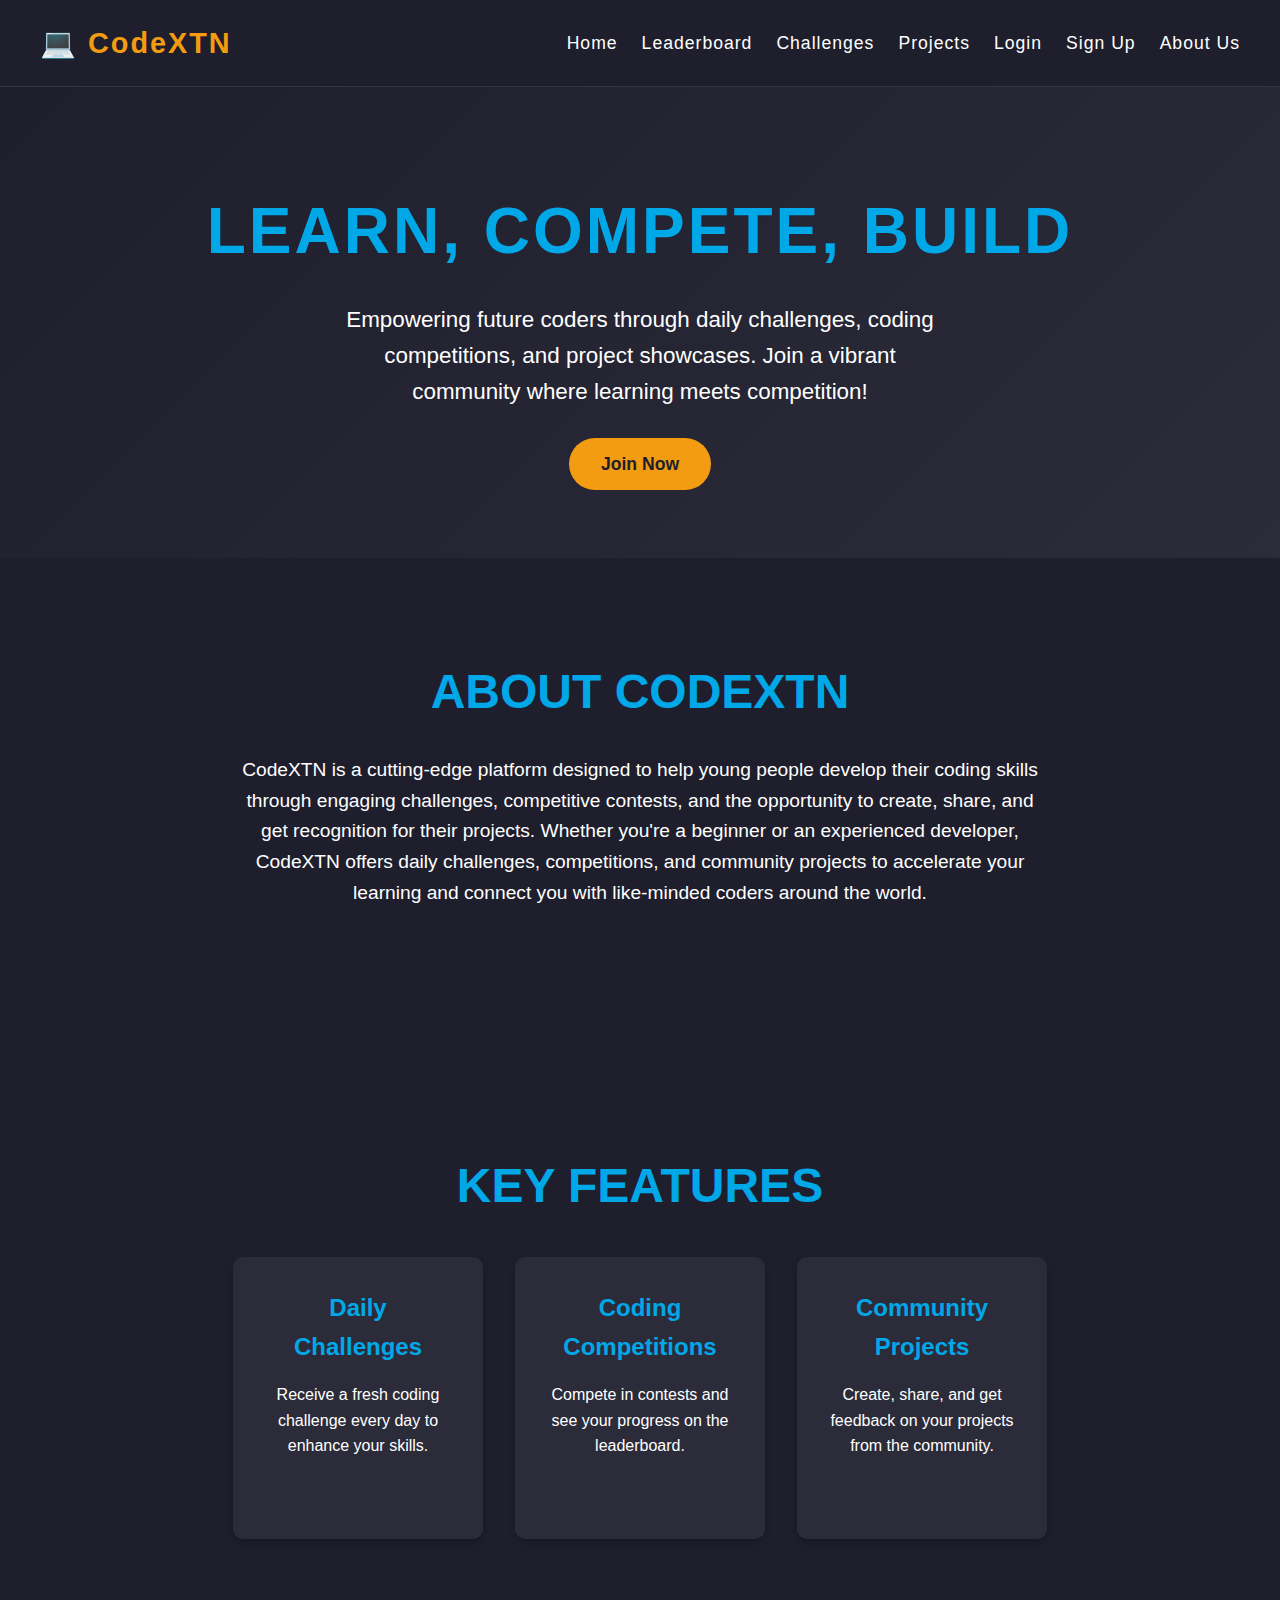
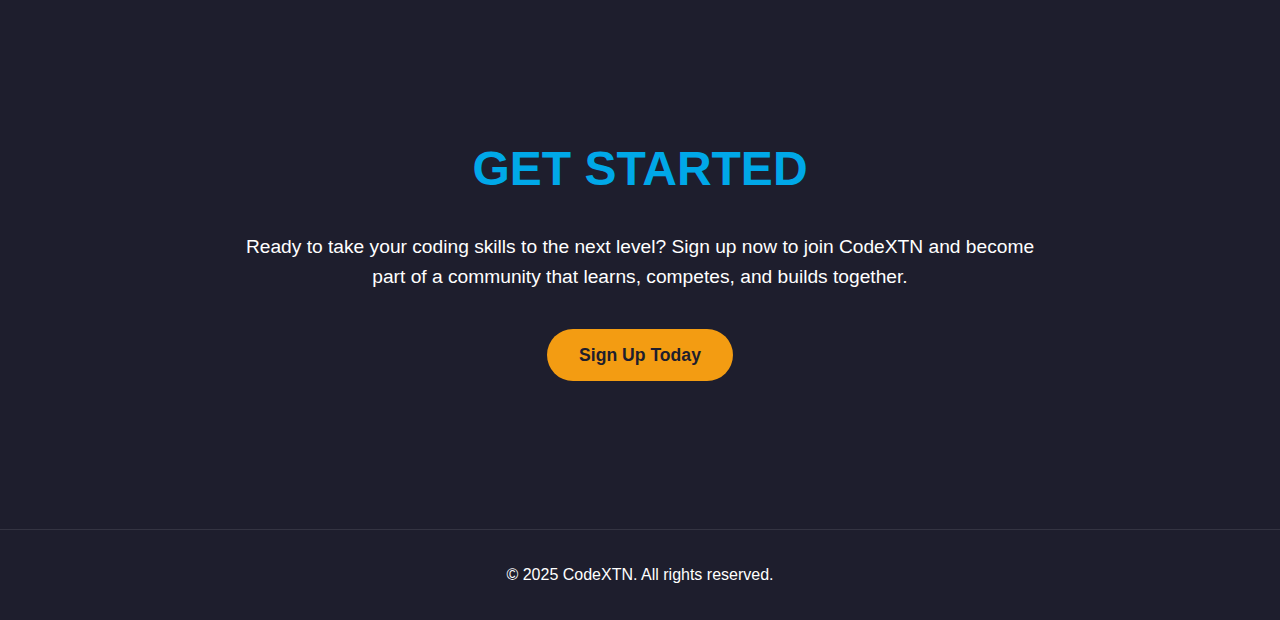
<file: index.html>
<!DOCTYPE html>
<html lang="en">
<head>
  <meta charset="UTF-8" />
  <meta name="viewport" content="width=device-width, initial-scale=1.0" />
  <title>CodeXTN - Learn, Compete, Build</title>
  <link rel="stylesheet" href="main.css" />
</head>
<body>
  <header>
    <div class="header-container">
      <div class="logo">
        <span class="logo-icon">💻</span>
        <span class="logo-text">CodeXTN</span>
      </div>
      <nav>
        <ul>
          <li><a href="soon.html">Home</a></li>
          <li><a href="soon.html">Leaderboard</a></li>
          <li><a href="soon.html">Challenges</a></li>
          <li><a href="soon.html">Projects</a></li>
          <li><a href="login.html">Login</a></li>
          <li><a href="signup.html">Sign Up</a></li>
          <li><a href="about.html">About Us</a></li>
        </ul>
      </nav>
    </div>
  </header>

  <section class="hero">
    <h1>Learn, Compete, Build</h1>
    <p>
      Empowering future coders through daily challenges, coding competitions, and project showcases.
      Join a vibrant community where learning meets competition!
    </p>
    <a href="signup.html" class="cta-button">Join Now</a>
  </section>

  <section class="section">
    <h2>About CodeXTN</h2>
    <p>
      CodeXTN is a cutting-edge platform designed to help young people develop their coding skills through engaging challenges, competitive contests, and the opportunity to create, share, and get recognition for their projects.
      Whether you're a beginner or an experienced developer, CodeXTN offers daily challenges, competitions, and community projects to accelerate your learning and connect you with like-minded coders around the world.
    </p>
  </section>

  <section class="section">
    <h2>Key Features</h2>
    <div class="features">
      <div class="feature-item">
        <h3>Daily Challenges</h3>
        <p>Receive a fresh coding challenge every day to enhance your skills.</p>
      </div>
      <div class="feature-item">
        <h3>Coding Competitions</h3>
        <p>Compete in contests and see your progress on the leaderboard.</p>
      </div>
      <div class="feature-item">
        <h3>Community Projects</h3>
        <p>Create, share, and get feedback on your projects from the community.</p>
      </div>
    </div>
  </section>

  <section class="section">
    <h2>Get Started</h2>
    <p>
      Ready to take your coding skills to the next level? Sign up now to join CodeXTN and become part of a community that learns, competes, and builds together.
    </p>
    <a href="signup.html" class="cta-button">Sign Up Today</a>
  </section>

  <footer>
    <p>&copy; 2025 CodeXTN. All rights reserved.</p>
  </footer>
</body>
</html>
</file>
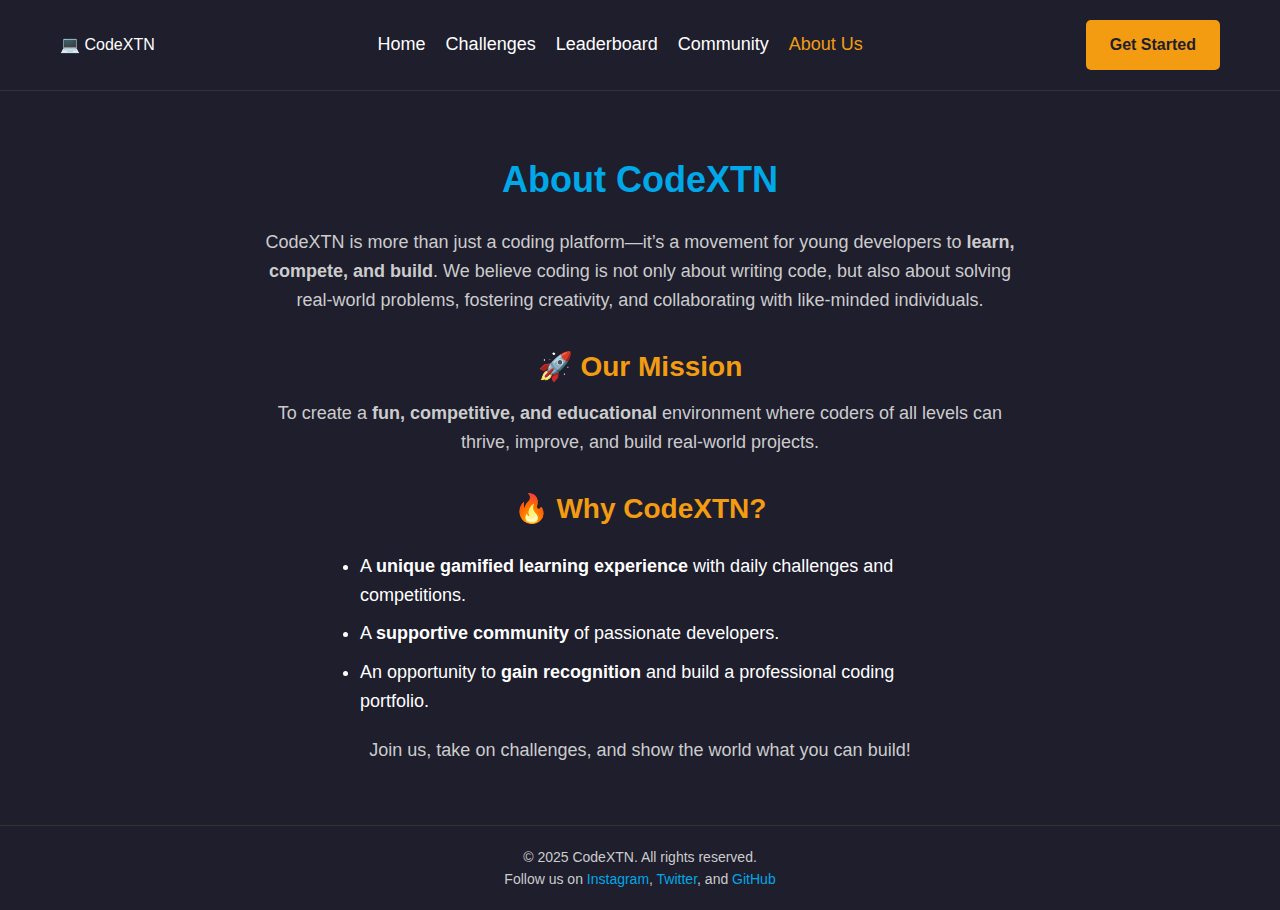
<file: about.html>
<!DOCTYPE html>
<html lang="en">
<head>
  <meta charset="UTF-8">
  <meta name="viewport" content="width=device-width, initial-scale=1">
  <title>About Us - CodeXTN</title>
  <style>
    /* Global Styles */
    * {
      margin: 0;
      padding: 0;
      box-sizing: border-box;
    }
    body {
      font-family: Arial, sans-serif;
      background-color: #1E1E2D; /* Dark Navy/Charcoal */
      color: #FFFFFF; /* Primary text color */
      line-height: 1.6;
    }
    a {
      text-decoration: none;
      color: inherit;
    }
    /* Header */
    header {
      background-color: #1E1E2D;
      padding: 20px 0;
      border-bottom: 1px solid #333;
    }
    .header-container {
      max-width: 1200px;
      margin: 0 auto;
      padding: 0 20px;
      display: flex;
      justify-content: space-between;
      align-items: center;
    }

    nav ul {
      list-style: none;
      display: flex;
      gap: 20px;
    }
    nav ul li a {
      font-size: 18px;
      color: #FFFFFF;
      transition: color 0.3s ease;
    }
    nav ul li a:hover,
    nav ul li a.active {
      color: #F39C12; /* Bright Orange */
    }
    .cta-button {
      background-color: #F39C12; /* Bright Orange */
      color: #1E1E2D; /* Dark Navy */
      padding: 12px 24px;
      border-radius: 5px;
      font-weight: bold;
      transition: background-color 0.3s ease;
    }
    .cta-button:hover {
      background-color: #00A8E8; /* Neon Blue */
    }
    /* About Us Section */
    .about-us {
      max-width: 800px;
      margin: 60px auto;
      padding: 0 20px;
      text-align: center;
    }
    .about-us h1 {
      font-size: 36px;
      color: #00A8E8; /* Neon Blue */
      margin-bottom: 20px;
    }
    .about-us h2 {
      font-size: 28px;
      color: #F39C12; /* Bright Orange */
      margin: 30px 0 10px;
    }
    .about-us p {
      font-size: 18px;
      margin-bottom: 20px;
      color: #CCCCCC;
    }
    .about-us ul {
      text-align: left;
      margin: 20px auto;
      max-width: 600px;
      padding-left: 20px;
    }
    .about-us ul li {
      font-size: 18px;
      margin-bottom: 10px;
      color: #FFFFFF;
    }
    /* Footer */
    footer {
      background-color: #1E1E2D;
      padding: 20px;
      text-align: center;
      border-top: 1px solid #333;
      margin-top: 40px;
    }
    footer p {
      font-size: 14px;
      color: #CCCCCC;
    }
    footer a {
      color: #00A8E8;
      transition: color 0.3s ease;
    }
    footer a:hover {
      color: #F39C12;
    }
    /* Responsive Styles */
    @media (max-width: 768px) {
      .header-container {
        flex-direction: column;
      }
      nav ul {
        flex-direction: column;
        gap: 10px;
        margin-top: 10px;
      }
      .about-us h1 {
        font-size: 28px;
      }
      .about-us h2 {
        font-size: 24px;
      }
      .about-us p, .about-us ul li {
        font-size: 16px;
      }
    }
  </style>
</head>
<body>

  <header>
    <div class="header-container">
      <div class="logo">
        <span class="logo-icon">💻</span>
        <span class="logo-text">CodeXTN</span>
      </div>
      <nav>
        <ul>
          <li><a href="index.html">Home</a></li>
          <li><a href="challenges.html">Challenges</a></li>
          <li><a href="leaderboard.html">Leaderboard</a></li>
          <li><a href="community.html">Community</a></li>
          <li><a href="aboutus.html" class="active">About Us</a></li>
        </ul>
      </nav>
      <a href="signup.html" class="cta-button">Get Started</a>
    </div>
  </header>

  <section class="about-us">
    <h1>About CodeXTN</h1>
    <p>
      CodeXTN is more than just a coding platform—it’s a movement for young developers to <strong>learn, compete, and build</strong>. We believe coding is not only about writing code, but also about solving real-world problems, fostering creativity, and collaborating with like-minded individuals.
    </p>

    <h2>🚀 Our Mission</h2>
    <p>
      To create a <strong>fun, competitive, and educational</strong> environment where coders of all levels can thrive, improve, and build real-world projects.
    </p>

    <h2>🔥 Why CodeXTN?</h2>
    <ul>
      <li>A <strong>unique gamified learning experience</strong> with daily challenges and competitions.</li>
      <li>A <strong>supportive community</strong> of passionate developers.</li>
      <li>An opportunity to <strong>gain recognition</strong> and build a professional coding portfolio.</li>
    </ul>

    <p>
      Join us, take on challenges, and show the world what you can build!
    </p>
  </section>

  <footer>
    <p>© 2025 CodeXTN. All rights reserved.</p>
    <p>Follow us on <a href="#">Instagram</a>, <a href="#">Twitter</a>, and <a href="#">GitHub</a></p>
  </footer>

</body>
</html>
</file>
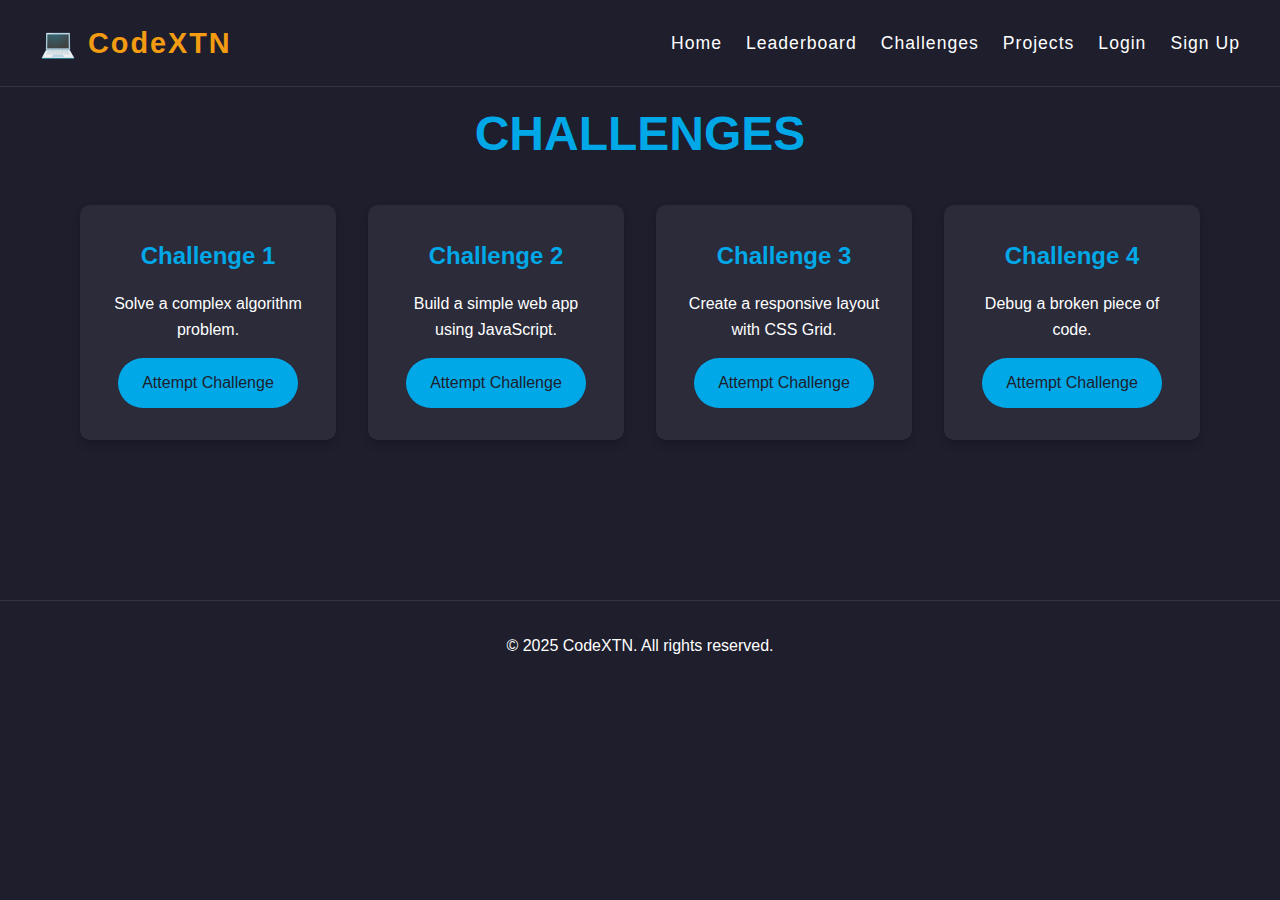
<file: challenges.html>
<!DOCTYPE html>
<html lang="en">
<head>
  <meta charset="UTF-8" />
  <meta name="viewport" content="width=device-width, initial-scale=1.0" />
  <title>Challenges | CodeXTN</title>
  <link rel="stylesheet" href="main.css" />
  <style>
    .challenges-section {
      padding: 6rem 2.5rem;
      max-width: 1200px;
      margin: 0 auto;
    }
    .challenges-title {
      font-size: 3rem;
      color: var(--accent-blue);
      text-transform: uppercase;
      text-align: center;
      margin-bottom: 2rem;
    }
    .challenge-list {
      display: grid;
      grid-template-columns: repeat(auto-fit, minmax(250px, 1fr));
      gap: 2rem;
    }
    .challenge-item {
      background-color: #2B2B3A;
      padding: 2rem;
      border-radius: 10px;
      box-shadow: 0 4px 8px rgba(0,0,0,0.2);
      text-align: center;
    }
    .challenge-item h3 {
      color: var(--accent-blue);
      margin-bottom: 1rem;
      font-size: 1.5rem;
    }
    .challenge-item p {
      color: var(--text-color);
      font-size: 1rem;
    }
    .challenge-item a {
      display: inline-block;
      margin-top: 1rem;
      padding: 0.75rem 1.5rem;
      background-color: var(--accent-blue);
      color: var(--bg-color);
      border-radius: 25px;
      text-decoration: none;
      transition: background-color var(--transition-speed);
    }
    .challenge-item a:hover {
      background-color: var(--hover-orange);
    }
  </style>
</head>
<body>
  <header>
    <div class="header-container">
      <div class="logo">
        <span class="logo-icon">💻</span>
        <span class="logo-text">CodeXTN</span>
      </div>
      <nav>
        <ul>
          <li><a href="soon.html">Home</a></li>
          <li><a href="soon.html">Leaderboard</a></li>
          <li><a href="soon.html">Challenges</a></li>
          <li><a href="soon.html">Projects</a></li>
          <li><a href="login.html">Login</a></li>
          <li><a href="signup.html">Sign Up</a></li>
        </ul>
      </nav>
    </div>
  </header>

  <section class="challenges-section">
    <h2 class="challenges-title">Challenges</h2>
    <div class="challenge-list">
      <div class="challenge-item">
        <h3>Challenge 1</h3>
        <p>Solve a complex algorithm problem.</p>
        <a href="#">Attempt Challenge</a>
      </div>
      <div class="challenge-item">
        <h3>Challenge 2</h3>
        <p>Build a simple web app using JavaScript.</p>
        <a href="#">Attempt Challenge</a>
      </div>
      <div class="challenge-item">
        <h3>Challenge 3</h3>
        <p>Create a responsive layout with CSS Grid.</p>
        <a href="#">Attempt Challenge</a>
      </div>
      <div class="challenge-item">
        <h3>Challenge 4</h3>
        <p>Debug a broken piece of code.</p>
        <a href="#">Attempt Challenge</a>
      </div>
    </div>
  </section>

  <footer>
    <p>&copy; 2025 CodeXTN. All rights reserved.</p>
  </footer>
</body>
</html>
</file>
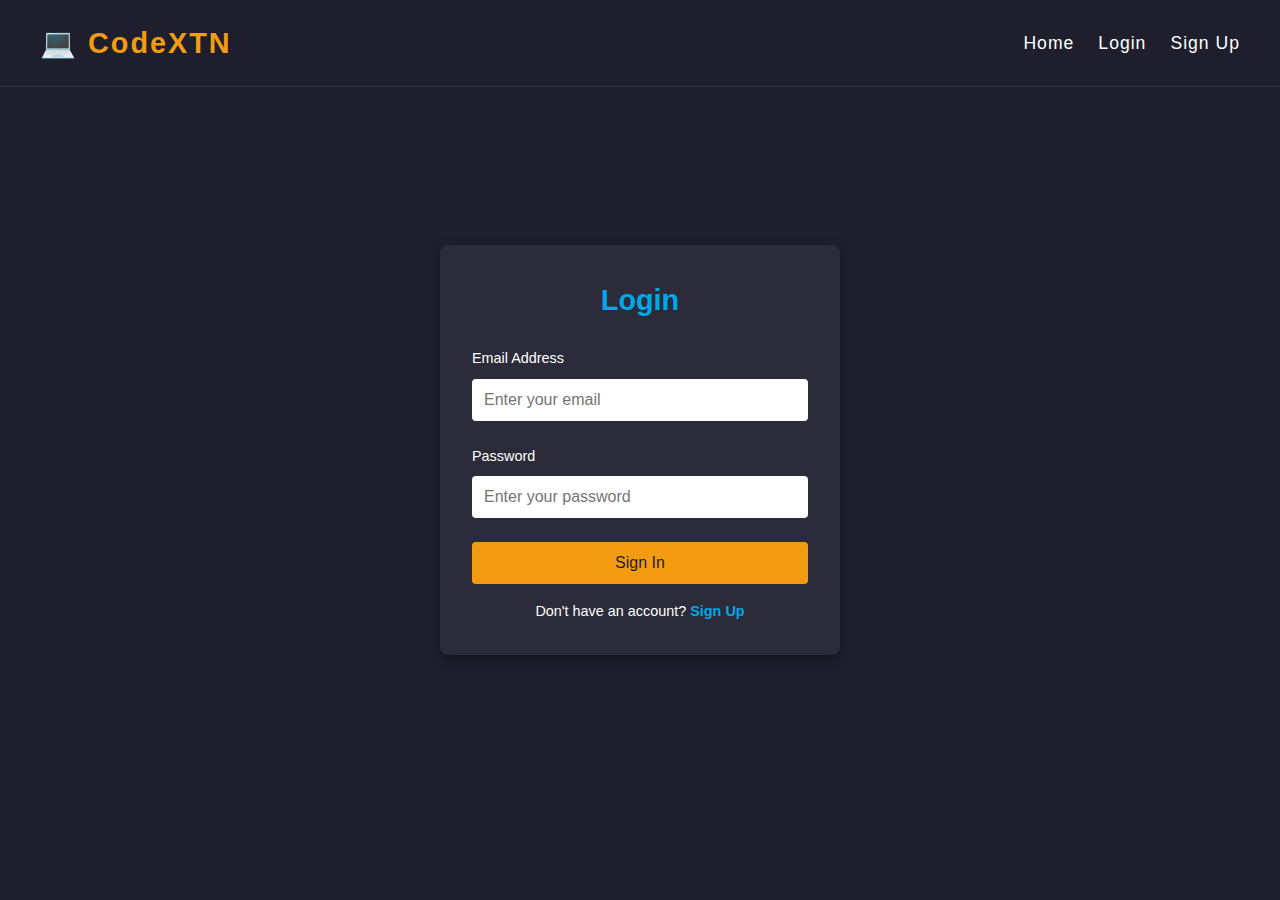
<file: leader.html>
<!DOCTYPE html>
<html lang="en">
<head>
    <meta charset="UTF-8">
    <meta name="viewport" content="width=device-width, initial-scale=1.0">
    <title>Leaderboard</title>
</head>
<body>
    <h1>Leaderboard</h1>

    <div id="user-leaderboard">
        <h2>User Leaderboard</h2>
        <p>Ranked list of users...</p>
    </div>

    <div id="admin-leaderboard" class="admin-only">
        <h2>Admin Tools</h2>
        <button>Add New Challenge</button>
        <button>View User Submissions</button>
    </div>

    <script>
        let userRole = localStorage.getItem('userRole');

        if (userRole === 'admin') {
            document.getElementById('admin-leaderboard').style.display = 'block';
            document.getElementById('user-leaderboard').style.display = 'none';
        } else if (userRole === 'user') {
            document.getElementById('admin-leaderboard').style.display = 'none';
            document.getElementById('user-leaderboard').style.display = 'block';
        } else {
            window.location.href = 'login.html';
        }
    </script>
</body>
</html>
</file>
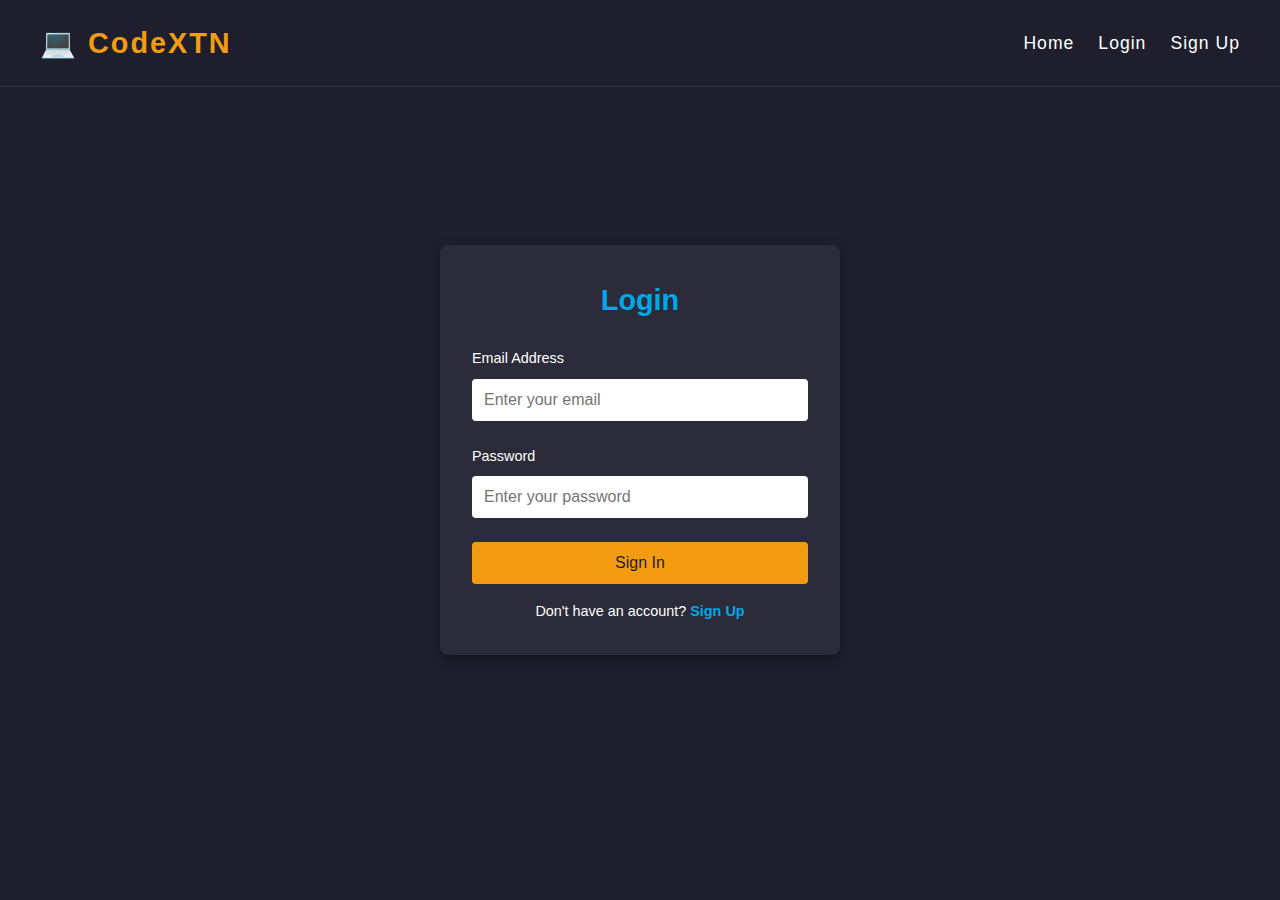
<file: login.html>
<!DOCTYPE html>
<html lang="en">
<head>
  <meta charset="UTF-8" />
  <meta name="viewport" content="width=device-width, initial-scale=1.0" />
  <title>Login | CodeXTN</title>
  <link rel="stylesheet" href="main.css" />
  <style>
    .form-wrapper {
      display: flex;
      justify-content: center;
      align-items: center;
      min-height: 100vh;
      padding: 2rem;
      background-color: var(--bg-color);
    }
    .form-container {
      background-color: #2B2B3A;
      border-radius: 8px;
      box-shadow: 0 4px 12px rgba(0, 0, 0, 0.3);
      padding: 2rem;
      max-width: 400px;
      width: 100%;
    }
    .form-container h2 {
      color: var(--accent-blue);
      margin-bottom: 1.5rem;
      text-align: center;
      font-size: 1.8rem;
    }
    .form-group {
      margin-bottom: 1.5rem;
    }
    .form-group label {
      display: block;
      margin-bottom: 0.5rem;
      font-size: 0.9rem;
      color: var(--text-color);
    }
    .form-group input {
      width: 100%;
      padding: 0.75rem;
      border: none;
      border-radius: 4px;
      font-size: 1rem;
    }
    .submit-btn {
      width: 100%;
      padding: 0.75rem;
      background-color: var(--accent-orange);
      border: none;
      border-radius: 4px;
      font-size: 1rem;
      color: var(--bg-color);
      cursor: pointer;
      transition: background-color var(--transition-speed);
    }
    .submit-btn:hover {
      background-color: var(--hover-orange);
    }
    .switch-link {
      margin-top: 1rem;
      text-align: center;
      font-size: 0.9rem;
    }
    .switch-link a {
      color: var(--accent-blue);
      text-decoration: none;
      font-weight: 600;
    }
    .switch-link a:hover {
      text-decoration: underline;
    }
  </style>
</head>
<body>
  <header>
    <div class="header-container">
      <div class="logo">
        <span class="logo-icon">💻</span>
        <span class="logo-text">CodeXTN</span>
      </div>
      <nav>
        <ul>
          <li><a href="index.html">Home</a></li>
          <li><a href="login.html">Login</a></li>
          <li><a href="signup.html">Sign Up</a></li>
        </ul>
      </nav>
    </div>
  </header>

  <div class="form-wrapper">
    <div class="form-container">
      <h2>Login</h2>
      <form action="/login" method="POST">
        <div class="form-group">
          <label for="loginEmail">Email Address</label>
          <input type="text" id="loginEmail" name="loginEmail" placeholder="Enter your email" required />
        </div>
        <div class="form-group">
          <label for="loginPassword">Password</label>
          <input type="password" id="loginPassword" name="loginPassword" placeholder="Enter your password" required />
        </div>
        <button type="submit" class="submit-btn">Sign In</button>
      </form>
      <div class="switch-link">
        <p>Don't have an account? <a href="signup.html">Sign Up</a></p>
      </div>
    </div>
  </div>
</body>
</html>
</file>
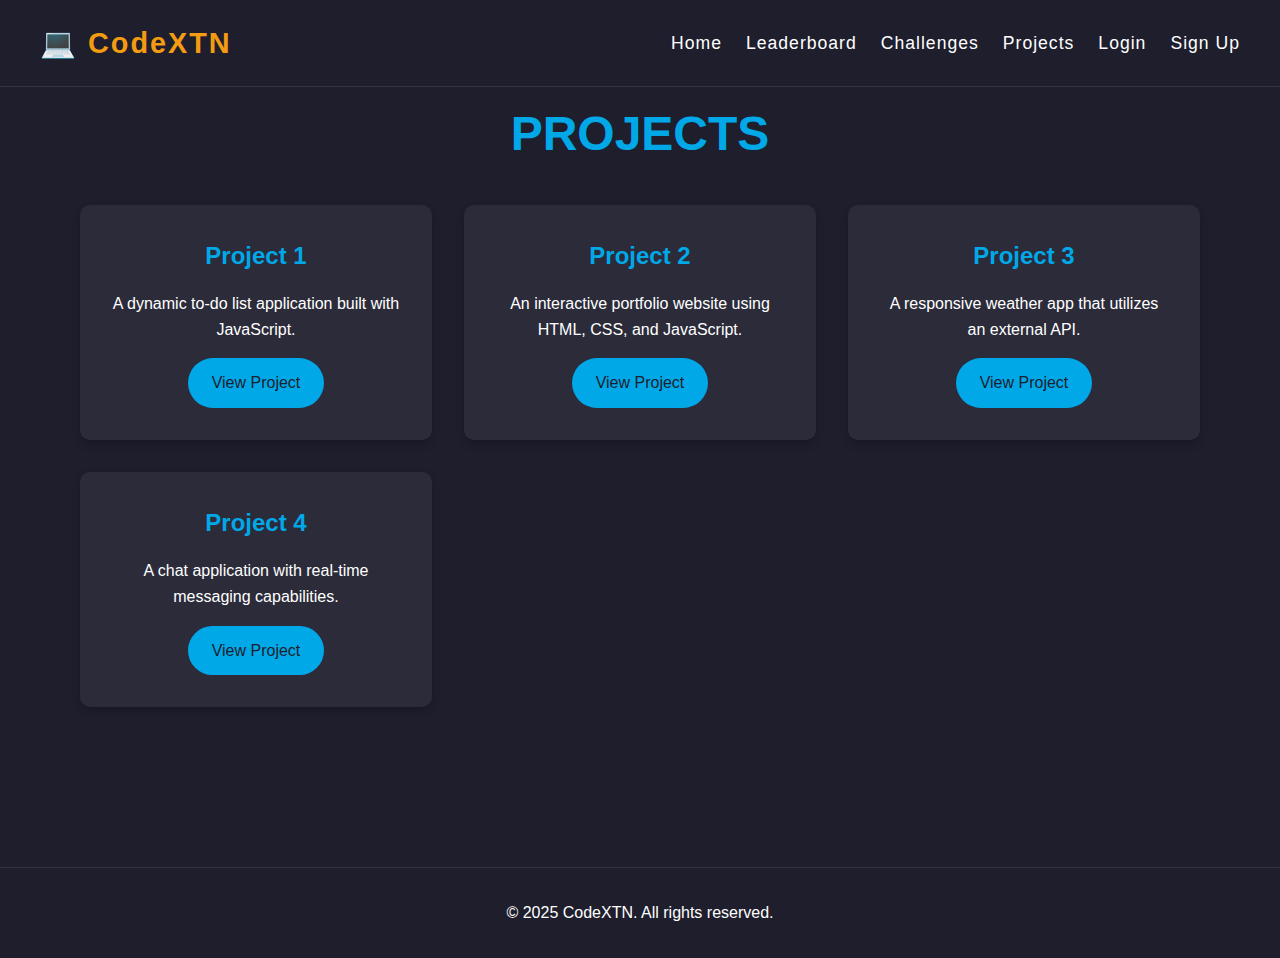
<file: projects.html>
<!DOCTYPE html>
<html lang="en">
<head>
  <meta charset="UTF-8" />
  <meta name="viewport" content="width=device-width, initial-scale=1.0" />
  <title>Projects | CodeXTN</title>
  <link rel="stylesheet" href="main.css" />
  <style>
    .projects-section {
      padding: 6rem 2.5rem;
      max-width: 1200px;
      margin: 0 auto;
    }
    .projects-title {
      font-size: 3rem;
      color: var(--accent-blue);
      text-transform: uppercase;
      text-align: center;
      margin-bottom: 2rem;
    }
    .community-projects {
      display: grid;
      grid-template-columns: repeat(auto-fit, minmax(300px, 1fr));
      gap: 2rem;
    }
    .project-item {
      background-color: #2B2B3A;
      padding: 2rem;
      border-radius: 10px;
      box-shadow: 0 4px 8px rgba(0, 0, 0, 0.2);
      text-align: center;
    }
    .project-item h3 {
      color: var(--accent-blue);
      font-size: 1.5rem;
      margin-bottom: 1rem;
    }
    .project-item p {
      color: var(--text-color);
      font-size: 1rem;
    }
    .project-item a {
      display: inline-block;
      margin-top: 1rem;
      padding: 0.75rem 1.5rem;
      background-color: var(--accent-blue);
      color: var(--bg-color);
      border-radius: 25px;
      text-decoration: none;
      transition: background-color var(--transition-speed);
    }
    .project-item a:hover {
      background-color: var(--hover-orange);
    }
  </style>
</head>
<body>
  <header>
    <div class="header-container">
      <div class="logo">
        <span class="logo-icon">💻</span>
        <span class="logo-text">CodeXTN</span>
      </div>
      <nav>
        <ul>
          <li><a href="soon.html">Home</a></li>
          <li><a href="soon.html">Leaderboard</a></li>
          <li><a href="soon.html">Challenges</a></li>
          <li><a href="soon.html">Projects</a></li>
          <li><a href="login.html">Login</a></li>
          <li><a href="signup.html">Sign Up</a></li>
        </ul>
      </nav>
    </div>
  </header>

  <section class="projects-section">
    <h2 class="projects-title">Projects</h2>
    <div class="community-projects">
      <div class="project-item">
        <h3>Project 1</h3>
        <p>A dynamic to-do list application built with JavaScript.</p>
        <a href="#">View Project</a>
      </div>
      <div class="project-item">
        <h3>Project 2</h3>
        <p>An interactive portfolio website using HTML, CSS, and JavaScript.</p>
        <a href="#">View Project</a>
      </div>
      <div class="project-item">
        <h3>Project 3</h3>
        <p>A responsive weather app that utilizes an external API.</p>
        <a href="#">View Project</a>
      </div>
      <div class="project-item">
        <h3>Project 4</h3>
        <p>A chat application with real-time messaging capabilities.</p>
        <a href="#">View Project</a>
      </div>
    </div>
  </section>

  <footer>
    <p>&copy; 2025 CodeXTN. All rights reserved.</p>
  </footer>
</body>
</html>
</file>
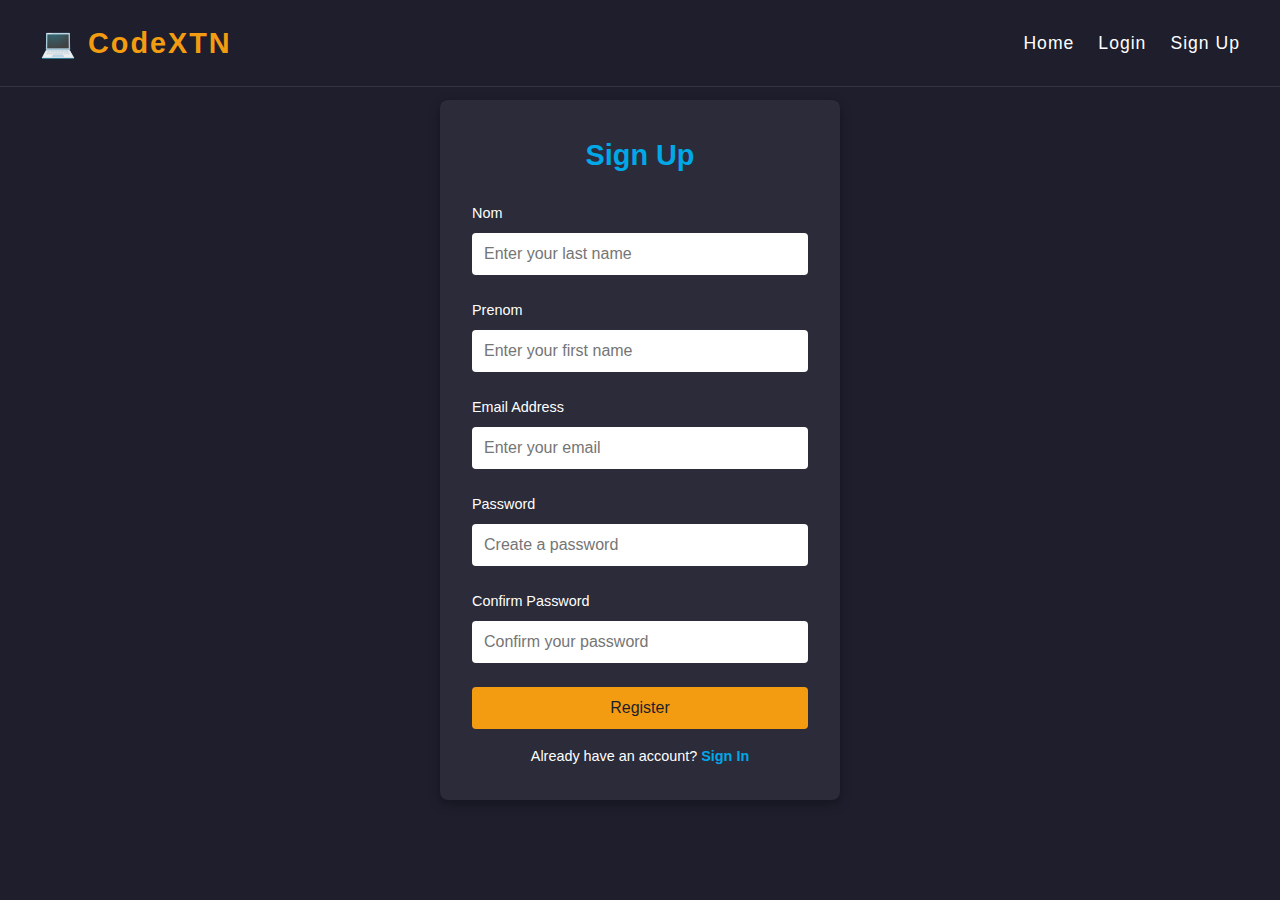
<file: signup.html>
<!DOCTYPE html>
<html lang="en">
<head>
  <meta charset="UTF-8" />
  <meta name="viewport" content="width=device-width, initial-scale=1.0" />
  <title>Sign Up | CodeXTN</title>
  <link rel="stylesheet" href="main.css" />
  <style>
    .form-wrapper {
      display: flex;
      justify-content: center;
      align-items: center;
      min-height: 100vh;
      padding: 2rem;
      background-color: var(--bg-color);
    }
    .form-container {
      background-color: #2B2B3A;
      border-radius: 8px;
      box-shadow: 0 4px 12px rgba(0, 0, 0, 0.3);
      padding: 2rem;
      max-width: 400px;
      width: 100%;
    }
    .form-container h2 {
      color: var(--accent-blue);
      margin-bottom: 1.5rem;
      text-align: center;
      font-size: 1.8rem;
    }
    .form-group {
      margin-bottom: 1.5rem;
    }
    .form-group label {
      display: block;
      margin-bottom: 0.5rem;
      font-size: 0.9rem;
      color: var(--text-color);
    }
    .form-group input {
      width: 100%;
      padding: 0.75rem;
      border: none;
      border-radius: 4px;
      font-size: 1rem;
    }
    .submit-btn {
      width: 100%;
      padding: 0.75rem;
      background-color: var(--accent-orange);
      border: none;
      border-radius: 4px;
      font-size: 1rem;
      color: var(--bg-color);
      cursor: pointer;
      transition: background-color var(--transition-speed);
    }
    .submit-btn:hover {
      background-color: var(--hover-orange);
    }
    .switch-link {
      margin-top: 1rem;
      text-align: center;
      font-size: 0.9rem;
    }
    .switch-link a {
      color: var(--accent-blue);
      text-decoration: none;
      font-weight: 600;
    }
    .switch-link a:hover {
      text-decoration: underline;
    }
  </style>
</head>
<body>
  <header>
    <div class="header-container">
      <div class="logo">
        <span class="logo-icon">💻</span>
        <span class="logo-text">CodeXTN</span>
      </div>
      <nav>
        <ul>
          <li><a href="index.html">Home</a></li>
          <li><a href="login.html">Login</a></li>
          <li><a href="signup.html">Sign Up</a></li>
        </ul>
      </nav>
    </div>
  </header>

  <div class="form-wrapper">
    <div class="form-container">
      <h2>Sign Up</h2>
      <form action="/signup" method="POST">
        <div class="form-group">
          <label for="signupNom">Nom</label>
          <input type="text" id="signupNom" name="signupNom" placeholder="Enter your last name" required />
        </div>
        <div class="form-group">
          <label for="signupPrenom">Prenom</label>
          <input type="text" id="signupPrenom" name="signupPrenom" placeholder="Enter your first name" required />
        </div>
        <div class="form-group">
          <label for="signupEmail">Email Address</label>
          <input type="email" id="signupEmail" name="signupEmail" placeholder="Enter your email" required />
        </div>
        <div class="form-group">
          <label for="signupPassword">Password</label>
          <input type="password" id="signupPassword" name="signupPassword" placeholder="Create a password" required />
        </div>
        <div class="form-group">
          <label for="signupConfirmPassword">Confirm Password</label>
          <input type="password" id="signupConfirmPassword" name="signupConfirmPassword" placeholder="Confirm your password" required />
        </div>
        <button type="submit" class="submit-btn">Register</button>
      </form>
      <div class="switch-link">
        <p>Already have an account? <a href="login.html">Sign In</a></p>
      </div>
    </div>
  </div>
</body>
</html>
</file>
<file: main.css>
/* main.css */

/* Define CSS Variables for Easy Maintenance */
:root {
    --bg-color: #1E1E2D;         /* Dark Navy */
    --text-color: #FFFFFF;       /* White */
    --accent-blue: #00A8E8;      /* Neon Blue */
    --accent-orange: #F39C12;    /* Bright Orange */
    --hover-orange: #FFA500;     /* Lighter Orange for hover */
    --font-primary: 'Segoe UI', Tahoma, Geneva, Verdana, sans-serif;
    --transition-speed: 0.3s;
  }
  
  /* Global Reset */
  * {
    margin: 0;
    padding: 0;
    box-sizing: border-box;
  }
  
  /* Body Styling */
  body {
    font-family: var(--font-primary);
    background-color: var(--bg-color);
    color: var(--text-color);
    line-height: 1.6;
    overflow-x: hidden;
  }
  
  /* Header (Fixed Navigation Bar) */
  header {
    background-color: var(--bg-color);
    padding: 1.25rem 2.5rem;
    border-bottom: 1px solid rgba(255, 255, 255, 0.1);
    position: fixed;
    width: 100%;
    top: 0;
    left: 0;
    z-index: 1000;
    transition: background-color var(--transition-speed);
  }
  
  .header-container {
    display: flex;
    align-items: center;
    justify-content: space-between;
    max-width: 1200px;
    margin: 0 auto;
  }
  
  .logo {
    display: flex;
    align-items: center;
    font-size: 1.8rem;
    font-weight: 700;
  }
  
  .logo-icon {
    margin-right: 0.75rem;
  }
  
  .logo-text {
    color: var(--accent-orange);
    letter-spacing: 2px;
  }
  
  /* Navigation Links */
  nav ul {
    list-style: none;
    display: flex;
  }
  
  nav li {
    margin-left: 1.5rem;
  }
  
  nav a {
    text-decoration: none;
    color: var(--text-color);
    font-size: 1.1rem;
    font-weight: 500;
    letter-spacing: 1px;
    transition: color var(--transition-speed), transform var(--transition-speed);
  }
  
  nav a:hover {
    color: var(--accent-blue);
    transform: translateY(-3px);
  }
  
  /* Hero Section */
  .hero {
    padding: 100px 2.5rem 5rem 2.5rem;
    text-align: center;
    background: linear-gradient(135deg, var(--bg-color), #2B2B3A);
    background-size: cover;
    background-position: center;
    margin-top: 80px; /* Offset fixed header */
  }
  
  .hero h1 {
    font-size: 4rem;
    margin-bottom: 1.25rem;
    color: var(--accent-blue);
    text-transform: uppercase;
    letter-spacing: 3px;
  }
  
  .hero p {
    font-size: 1.4rem;
    margin-bottom: 2.5rem;
    max-width: 600px;
    margin-left: auto;
    margin-right: auto;
    font-weight: 300;
  }
  
  .cta-button {
    background-color: var(--accent-orange);
    color: var(--bg-color);
    border: none;
    padding: 1rem 2rem;
    font-size: 1.1rem;
    border-radius: 50px;
    cursor: pointer;
    transition: background-color var(--transition-speed), transform var(--transition-speed);
    font-weight: 600;
    text-decoration: none;
  }
  
  .cta-button:hover {
    background-color: var(--hover-orange);
    transform: translateY(-3px);
  }
  
  /* Section Common Styling */
  .section {
    padding: 6rem 2.5rem;
    text-align: center;
    max-width: 1200px;
    margin: 0 auto;
  }
  
  .section h2 {
    font-size: 3rem;
    margin-bottom: 1.5rem;
    color: var(--accent-blue);
    text-transform: uppercase;
  }
  
  .section p {
    font-size: 1.2rem;
    margin-bottom: 3rem;
    max-width: 800px;
    margin-left: auto;
    margin-right: auto;
    font-weight: 300;
  }
  
  /* Features (How It Works) */
  .features {
    display: flex;
    justify-content: center;
    gap: 2rem;
    margin-top: 2rem;
  }
  
  .feature-item {
    background-color: #2B2B3A;
    padding: 2rem;
    border-radius: 10px;
    box-shadow: 0 4px 8px rgba(0, 0, 0, 0.2);
    width: 250px;
    text-align: center;
    transition: transform var(--transition-speed);
  }
  
  .feature-item h3 {
    font-size: 1.5rem;
    color: var(--accent-blue);
    margin-bottom: 1rem;
  }
  
  .feature-item p {
    font-size: 1rem;
    color: var(--text-color);
  }
  
  .feature-item:hover {
    transform: translateY(-5px);
  }
  
  /* Featured Challenges Section */
  .challenge-list {
    display: grid;
    grid-template-columns: repeat(auto-fit, minmax(250px, 1fr));
    gap: 2rem;
    margin-top: 2rem;
  }
  
  .challenge-item {
    background-color: #2B2B3A;
    padding: 2rem;
    border-radius: 10px;
    box-shadow: 0 4px 8px rgba(0, 0, 0, 0.2);
    text-align: center;
  }
  
  .challenge-item h3 {
    color: var(--accent-blue);
  }
  
  .challenge-item a {
    display: inline-block;
    margin-top: 1rem;
    padding: 0.75rem 1.5rem;
    background-color: var(--accent-blue);
    color: var(--bg-color);
    border-radius: 25px;
    text-decoration: none;
    transition: background-color var(--transition-speed);
  }
  
  .challenge-item a:hover {
    background-color: var(--hover-orange);
  }
  
  /* Leaderboard Section */
  .leaderboard-list {
    list-style: none;
    padding: 0;
    margin-top: 2rem;
  }
  
  .leaderboard-list li {
    background-color: #2B2B3A;
    padding: 1rem;
    border-radius: 5px;
    margin-bottom: 1rem;
    font-size: 1.2rem;
  }
  
  .leaderboard-list li:nth-child(odd) {
    background-color: #333;
  }
  
  /* Community Projects Section */
  .community-projects {
    display: grid;
    grid-template-columns: repeat(auto-fit, minmax(300px, 1fr));
    gap: 2rem;
    margin-top: 2rem;
  }
  
  .project-item {
    background-color: #2B2B3A;
    padding: 2rem;
    border-radius: 10px;
    box-shadow: 0 4px 8px rgba(0, 0, 0, 0.2);
    text-align: center;
  }
  
  .project-item h3 {
    color: var(--accent-blue);
    font-size: 1.5rem;
    margin-bottom: 1rem;
  }
  
  .project-item p {
    color: var(--text-color);
    font-size: 1rem;
  }
  
  /* Footer Styling */
  footer {
    background-color: var(--bg-color);
    padding: 2rem 2.5rem;
    text-align: center;
    border-top: 1px solid rgba(255, 255, 255, 0.1);
    margin-top: 4rem;
  }
  
  footer p {
    font-size: 1rem;
  }
  
  footer a {
    text-decoration: none;
    color: var(--accent-blue);
  }
  
  /* Simple Fade In Animation */
  @keyframes fadeInUp {
    from {
      opacity: 0;
      transform: translateY(20px);
    }
    to {
      opacity: 1;
      transform: translateY(0);
    }
  }
  
  .hero h1, .hero p, .cta-button, .section {
    animation: fadeInUp 0.8s ease-out;
  }
  /* In a separate CSS file or within <style> tags */
#ads {
    margin-top: 20px;
    padding: 10px;
    background-color: #f7f7f7;
    border: 1px solid #ddd;
}

#ad {
    margin-bottom: 15px;
    padding: 10px;
    background-color: #fff;
    border: 1px solid #ccc;
    box-shadow: 0 2px 5px rgba(0, 0, 0, 0.1);
}

#ad p {
    margin: 0;
    font-weight: bold;
}
</file>
